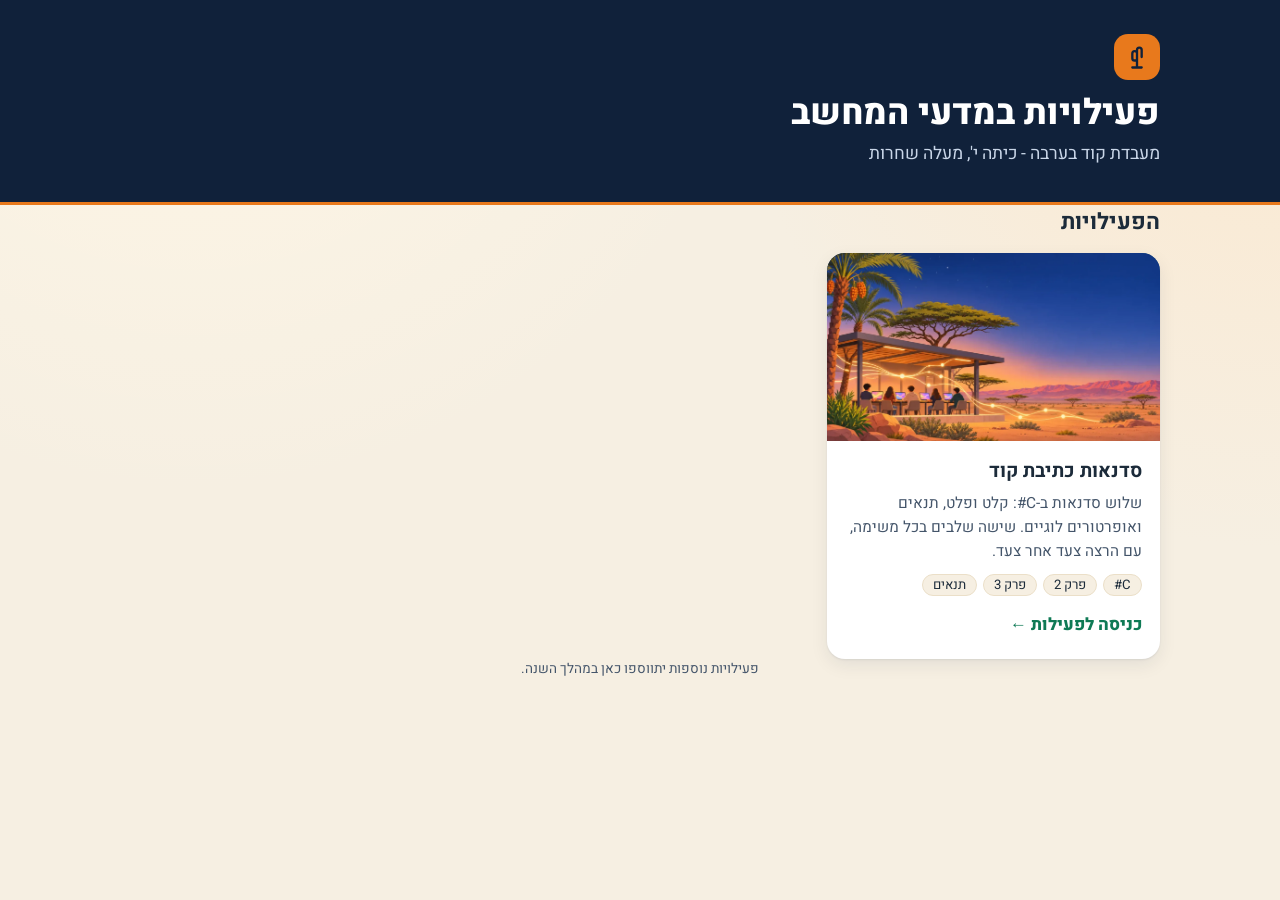
<file: index.html>
<!DOCTYPE html>
<html lang="he" dir="rtl">
<head>
  <meta charset="utf-8">
  <meta name="viewport" content="width=device-width, initial-scale=1">
  <meta name="theme-color" content="#10213a">
  <title>פעילויות במדעי המחשב</title>
  <link rel="preconnect" href="https://fonts.googleapis.com">
  <link rel="preconnect" href="https://fonts.gstatic.com" crossorigin>
  <link href="https://fonts.googleapis.com/css2?family=Heebo:wght@400;500;700;800&display=swap" rel="stylesheet">
  <style>
    :root { --night:#10213a; --sand:#f6efe2; --ink:#1c2b3a; --sun:#e8791c; --sunb:#f6a03d; --green:#0f7a55; }
    * { box-sizing: border-box; }
    body { margin:0; font-family:"Heebo","Segoe UI",Arial,sans-serif; font-size:17px; line-height:1.55; color:var(--ink); background:var(--sand);
      background-image: radial-gradient(circle at 15% -10%, #fff7e6 0, transparent 40%), radial-gradient(circle at 100% 0, #fbe8cf 0, transparent 35%); min-height:100vh; }
    header { background:var(--night); color:#fff; border-bottom:3px solid var(--sun); }
    .in { max-width:1080px; margin:0 auto; padding:0 20px; }
    header .in { padding-top:34px; padding-bottom:34px; }
    h1 { margin:0 0 6px; font-size:2.2rem; font-weight:800; line-height:1.2; }
    header p { margin:0; color:#c9d6e8; font-size:1.1rem; }
    .mark { display:inline-grid; place-items:center; width:46px; height:46px; border-radius:14px; background:var(--sun); color:var(--night); margin-bottom:12px; }
    main { padding:28px 0 60px; }
    h2 { font-size:1.4rem; margin:0 0 14px; }
    .grid { display:grid; grid-template-columns:repeat(auto-fill, minmax(290px, 1fr)); gap:20px; }
    .card { display:flex; flex-direction:column; background:#fff; border-radius:18px; overflow:hidden; text-decoration:none; color:inherit; box-shadow:0 1px 2px rgba(16,33,58,.08),0 6px 18px rgba(16,33,58,.08); transition:transform .2s, box-shadow .2s; }
    .card:hover { transform:translateY(-3px); box-shadow:0 10px 28px rgba(16,33,58,.16); }
    .card:focus-visible { outline:3px solid #1d4ed8; outline-offset:3px; }
    .thumb { aspect-ratio:16/9; background:linear-gradient(135deg,#1d3d63 0%,#2f6b7c 55%,#e8a35a 130%); position:relative; overflow:hidden; }
    .thumb img { position:absolute; inset:0; width:100%; height:100%; object-fit:cover; }
    .body { padding:16px 18px 20px; display:flex; flex-direction:column; gap:6px; flex:1; }
    .body h3 { margin:0; font-size:1.2rem; } .body p { margin:0; color:#44556a; font-size:.96rem; }
    .tags { list-style:none; display:flex; gap:6px; flex-wrap:wrap; margin:4px 0 0; padding:0; }
    .tags li { background:var(--sand); border:1px solid #ebdfc8; border-radius:999px; padding:0 10px; font-size:.82rem; }
    .go { margin-top:auto; padding-top:10px; font-weight:800; color:var(--green); }
    footer { color:#44556a; font-size:.85rem; text-align:center; padding:0 20px 30px; }
  </style>
</head>
<body>
  <header>
    <div class="in">
      <span class="mark" aria-hidden="true"><svg width="28" height="28" viewBox="0 0 24 24" fill="none" stroke="currentColor" stroke-width="2" stroke-linecap="round" stroke-linejoin="round"><path d="M12 21V6a2 2 0 014 0v6M12 21V9a2 2 0 00-4 0v4a2 2 0 002 2h2M8 21h8"/></svg></span>
      <h1>פעילויות במדעי המחשב</h1>
      <p>מעבדת קוד בערבה - כיתה י', מעלה שחרות</p>
    </div>
  </header>
  <main class="in">
    <h2>הפעילויות</h2>
    <div class="grid" id="list" aria-live="polite"></div>
  </main>
  <footer>פעילויות נוספות יתווספו כאן במהלך השנה.</footer>
  <script>
    // Add new activities here: {title, desc, href, tags, image}
    var ACTIVITIES = [
      {
        title: "סדנאות כתיבת קוד",
        desc: "שלוש סדנאות ב-C#: קלט ופלט, תנאים ואופרטורים לוגיים. שישה שלבים בכל משימה, עם הרצה צעד אחר צעד.",
        href: "code-workshops/",
        tags: ["C#", "פרק 2", "פרק 3", "תנאים"],
        image: "code-workshops/img/hero.webp"
      }
    ];
    var list = document.getElementById('list');
    ACTIVITIES.forEach(function (a) {
      var card = document.createElement('a'); card.className = 'card'; card.href = a.href;
      var th = document.createElement('div'); th.className = 'thumb';
      if (a.image) { var im = document.createElement('img'); im.alt = ''; im.loading = 'lazy'; im.src = a.image; im.onerror = function () { im.remove(); }; th.appendChild(im); }
      var b = document.createElement('div'); b.className = 'body';
      var h3 = document.createElement('h3'); h3.textContent = a.title;
      var p = document.createElement('p'); p.textContent = a.desc;
      var ul = document.createElement('ul'); ul.className = 'tags';
      (a.tags || []).forEach(function (t) { var li = document.createElement('li'); li.textContent = t; ul.appendChild(li); });
      var go = document.createElement('span'); go.className = 'go'; go.textContent = 'כניסה לפעילות ←';
      b.appendChild(h3); b.appendChild(p); b.appendChild(ul); b.appendChild(go);
      card.appendChild(th); card.appendChild(b); list.appendChild(card);
    });
  </script>
</body>
</html>
</file>
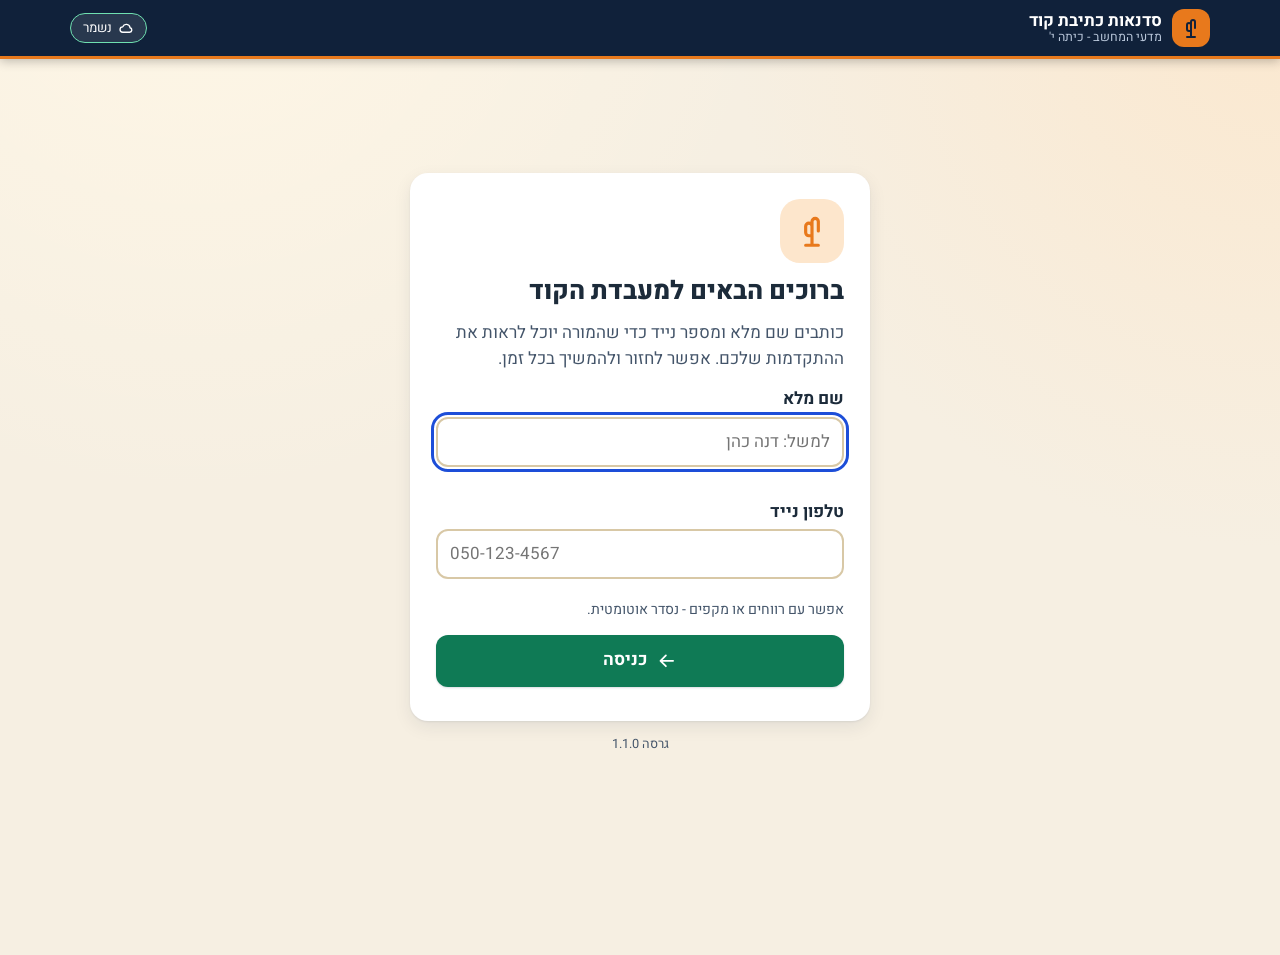
<file: code-workshops/index.html>
<!DOCTYPE html>
<html lang="he" dir="rtl">
<head>
  <meta charset="utf-8">
  <meta name="viewport" content="width=device-width, initial-scale=1">
  <meta name="theme-color" content="#10213a">
  <title>סדנאות כתיבת קוד</title>
  <link rel="preconnect" href="https://fonts.googleapis.com">
  <link rel="preconnect" href="https://fonts.gstatic.com" crossorigin>
  <link href="https://fonts.googleapis.com/css2?family=Heebo:wght@400;500;700;800&family=JetBrains+Mono:wght@400;600&display=swap" rel="stylesheet">
  <link rel="stylesheet" href="js/vendor/codemirror/codemirror.css?v=1.1.0">
  <link rel="stylesheet" href="css/style.css?v=1.1.0">
  <link rel="stylesheet" href="css/glossary.css?v=1.1.0">
</head>
<body>
  <a class="skip" href="#main">דילוג לתוכן</a>
  <header id="hdr" class="hdr"></header>
  <main id="main" tabindex="-1"></main>
  <div id="toast" class="toast-host" role="status" aria-live="polite"></div>
  <noscript><p style="padding:2rem;text-align:center">האתר דורש JavaScript. נא להפעיל אותו בדפדפן.</p></noscript>
  <script src="js/config.js?v=1.1.0"></script>
  <script src="js/vendor/codemirror/codemirror.js?v=1.1.0"></script>
  <script src="js/vendor/codemirror/clike.js?v=1.1.0"></script>
  <script src="js/vendor/codemirror/matchbrackets.js?v=1.1.0"></script>
  <script src="js/vendor/codemirror/closebrackets.js?v=1.1.0"></script>
  <script src="js/csrun.js?v=1.1.0"></script>
  <script src="js/sync.js?v=1.1.0"></script>
  <script src="js/order.js?v=1.1.0"></script>
  <script src="js/app.js?v=1.1.0"></script>
  <script src="js/glossary.js?v=1.1.0"></script>
</body>
</html>
</file>
<file: code-workshops/js/vendor/codemirror/codemirror.css>
/* BASICS */

.CodeMirror {
  /* Set height, width, borders, and global font properties here */
  font-family: monospace;
  height: 300px;
  color: black;
  direction: ltr;
}

/* PADDING */

.CodeMirror-lines {
  padding: 4px 0; /* Vertical padding around content */
}
.CodeMirror pre.CodeMirror-line,
.CodeMirror pre.CodeMirror-line-like {
  padding: 0 4px; /* Horizontal padding of content */
}

.CodeMirror-scrollbar-filler, .CodeMirror-gutter-filler {
  background-color: white; /* The little square between H and V scrollbars */
}

/* GUTTER */

.CodeMirror-gutters {
  border-right: 1px solid #ddd;
  background-color: #f7f7f7;
  white-space: nowrap;
}
.CodeMirror-linenumbers {}
.CodeMirror-linenumber {
  padding: 0 3px 0 5px;
  min-width: 20px;
  text-align: right;
  color: #999;
  white-space: nowrap;
}

.CodeMirror-guttermarker { color: black; }
.CodeMirror-guttermarker-subtle { color: #999; }

/* CURSOR */

.CodeMirror-cursor {
  border-left: 1px solid black;
  border-right: none;
  width: 0;
}
/* Shown when moving in bi-directional text */
.CodeMirror div.CodeMirror-secondarycursor {
  border-left: 1px solid silver;
}
.cm-fat-cursor .CodeMirror-cursor {
  width: auto;
  border: 0 !important;
  background: #7e7;
}
.cm-fat-cursor div.CodeMirror-cursors {
  z-index: 1;
}
.cm-fat-cursor .CodeMirror-line::selection,
.cm-fat-cursor .CodeMirror-line > span::selection, 
.cm-fat-cursor .CodeMirror-line > span > span::selection { background: transparent; }
.cm-fat-cursor .CodeMirror-line::-moz-selection,
.cm-fat-cursor .CodeMirror-line > span::-moz-selection,
.cm-fat-cursor .CodeMirror-line > span > span::-moz-selection { background: transparent; }
.cm-fat-cursor { caret-color: transparent; }
@-moz-keyframes blink {
  0% {}
  50% { background-color: transparent; }
  100% {}
}
@-webkit-keyframes blink {
  0% {}
  50% { background-color: transparent; }
  100% {}
}
@keyframes blink {
  0% {}
  50% { background-color: transparent; }
  100% {}
}

/* Can style cursor different in overwrite (non-insert) mode */
.CodeMirror-overwrite .CodeMirror-cursor {}

.cm-tab { display: inline-block; text-decoration: inherit; }

.CodeMirror-rulers {
  position: absolute;
  left: 0; right: 0; top: -50px; bottom: 0;
  overflow: hidden;
}
.CodeMirror-ruler {
  border-left: 1px solid #ccc;
  top: 0; bottom: 0;
  position: absolute;
}

/* DEFAULT THEME */

.cm-s-default .cm-header {color: blue;}
.cm-s-default .cm-quote {color: #090;}
.cm-negative {color: #d44;}
.cm-positive {color: #292;}
.cm-header, .cm-strong {font-weight: bold;}
.cm-em {font-style: italic;}
.cm-link {text-decoration: underline;}
.cm-strikethrough {text-decoration: line-through;}

.cm-s-default .cm-keyword {color: #708;}
.cm-s-default .cm-atom {color: #219;}
.cm-s-default .cm-number {color: #164;}
.cm-s-default .cm-def {color: #00f;}
.cm-s-default .cm-variable,
.cm-s-default .cm-punctuation,
.cm-s-default .cm-property,
.cm-s-default .cm-operator {}
.cm-s-default .cm-variable-2 {color: #05a;}
.cm-s-default .cm-variable-3, .cm-s-default .cm-type {color: #085;}
.cm-s-default .cm-comment {color: #a50;}
.cm-s-default .cm-string {color: #a11;}
.cm-s-default .cm-string-2 {color: #f50;}
.cm-s-default .cm-meta {color: #555;}
.cm-s-default .cm-qualifier {color: #555;}
.cm-s-default .cm-builtin {color: #30a;}
.cm-s-default .cm-bracket {color: #997;}
.cm-s-default .cm-tag {color: #170;}
.cm-s-default .cm-attribute {color: #00c;}
.cm-s-default .cm-hr {color: #999;}
.cm-s-default .cm-link {color: #00c;}

.cm-s-default .cm-error {color: #f00;}
.cm-invalidchar {color: #f00;}

.CodeMirror-composing { border-bottom: 2px solid; }

/* Default styles for common addons */

div.CodeMirror span.CodeMirror-matchingbracket {color: #0b0;}
div.CodeMirror span.CodeMirror-nonmatchingbracket {color: #a22;}
.CodeMirror-matchingtag { background: rgba(255, 150, 0, .3); }
.CodeMirror-activeline-background {background: #e8f2ff;}

/* STOP */

/* The rest of this file contains styles related to the mechanics of
   the editor. You probably shouldn't touch them. */

.CodeMirror {
  position: relative;
  overflow: hidden;
  background: white;
}

.CodeMirror-scroll {
  overflow: scroll !important; /* Things will break if this is overridden */
  /* 50px is the magic margin used to hide the element's real scrollbars */
  /* See overflow: hidden in .CodeMirror */
  margin-bottom: -50px; margin-right: -50px;
  padding-bottom: 50px;
  height: 100%;
  outline: none; /* Prevent dragging from highlighting the element */
  position: relative;
  z-index: 0;
}
.CodeMirror-sizer {
  position: relative;
  border-right: 50px solid transparent;
}

/* The fake, visible scrollbars. Used to force redraw during scrolling
   before actual scrolling happens, thus preventing shaking and
   flickering artifacts. */
.CodeMirror-vscrollbar, .CodeMirror-hscrollbar, .CodeMirror-scrollbar-filler, .CodeMirror-gutter-filler {
  position: absolute;
  z-index: 6;
  display: none;
  outline: none;
}
.CodeMirror-vscrollbar {
  right: 0; top: 0;
  overflow-x: hidden;
  overflow-y: scroll;
}
.CodeMirror-hscrollbar {
  bottom: 0; left: 0;
  overflow-y: hidden;
  overflow-x: scroll;
}
.CodeMirror-scrollbar-filler {
  right: 0; bottom: 0;
}
.CodeMirror-gutter-filler {
  left: 0; bottom: 0;
}

.CodeMirror-gutters {
  position: absolute; left: 0; top: 0;
  min-height: 100%;
  z-index: 3;
}
.CodeMirror-gutter {
  white-space: normal;
  height: 100%;
  display: inline-block;
  vertical-align: top;
  margin-bottom: -50px;
}
.CodeMirror-gutter-wrapper {
  position: absolute;
  z-index: 4;
  background: none !important;
  border: none !important;
}
.CodeMirror-gutter-background {
  position: absolute;
  top: 0; bottom: 0;
  z-index: 4;
}
.CodeMirror-gutter-elt {
  position: absolute;
  cursor: default;
  z-index: 4;
}
.CodeMirror-gutter-wrapper ::selection { background-color: transparent }
.CodeMirror-gutter-wrapper ::-moz-selection { background-color: transparent }

.CodeMirror-lines {
  cursor: text;
  min-height: 1px; /* prevents collapsing before first draw */
}
.CodeMirror pre.CodeMirror-line,
.CodeMirror pre.CodeMirror-line-like {
  /* Reset some styles that the rest of the page might have set */
  -moz-border-radius: 0; -webkit-border-radius: 0; border-radius: 0;
  border-width: 0;
  background: transparent;
  font-family: inherit;
  font-size: inherit;
  margin: 0;
  white-space: pre;
  word-wrap: normal;
  line-height: inherit;
  color: inherit;
  z-index: 2;
  position: relative;
  overflow: visible;
  -webkit-tap-highlight-color: transparent;
  -webkit-font-variant-ligatures: contextual;
  font-variant-ligatures: contextual;
}
.CodeMirror-wrap pre.CodeMirror-line,
.CodeMirror-wrap pre.CodeMirror-line-like {
  word-wrap: break-word;
  white-space: pre-wrap;
  word-break: normal;
}

.CodeMirror-linebackground {
  position: absolute;
  left: 0; right: 0; top: 0; bottom: 0;
  z-index: 0;
}

.CodeMirror-linewidget {
  position: relative;
  z-index: 2;
  padding: 0.1px; /* Force widget margins to stay inside of the container */
}

.CodeMirror-widget {}

.CodeMirror-rtl pre { direction: rtl; }

.CodeMirror-code {
  outline: none;
}

/* Force content-box sizing for the elements where we expect it */
.CodeMirror-scroll,
.CodeMirror-sizer,
.CodeMirror-gutter,
.CodeMirror-gutters,
.CodeMirror-linenumber {
  -moz-box-sizing: content-box;
  box-sizing: content-box;
}

.CodeMirror-measure {
  position: absolute;
  width: 100%;
  height: 0;
  overflow: hidden;
  visibility: hidden;
}

.CodeMirror-cursor {
  position: absolute;
  pointer-events: none;
}
.CodeMirror-measure pre { position: static; }

div.CodeMirror-cursors {
  visibility: hidden;
  position: relative;
  z-index: 3;
}
div.CodeMirror-dragcursors {
  visibility: visible;
}

.CodeMirror-focused div.CodeMirror-cursors {
  visibility: visible;
}

.CodeMirror-selected { background: #d9d9d9; }
.CodeMirror-focused .CodeMirror-selected { background: #d7d4f0; }
.CodeMirror-crosshair { cursor: crosshair; }
.CodeMirror-line::selection, .CodeMirror-line > span::selection, .CodeMirror-line > span > span::selection { background: #d7d4f0; }
.CodeMirror-line::-moz-selection, .CodeMirror-line > span::-moz-selection, .CodeMirror-line > span > span::-moz-selection { background: #d7d4f0; }

.cm-searching {
  background-color: #ffa;
  background-color: rgba(255, 255, 0, .4);
}

/* Used to force a border model for a node */
.cm-force-border { padding-right: .1px; }

@media print {
  /* Hide the cursor when printing */
  .CodeMirror div.CodeMirror-cursors {
    visibility: hidden;
  }
}

/* See issue #2901 */
.cm-tab-wrap-hack:after { content: ''; }

/* Help users use markselection to safely style text background */
span.CodeMirror-selectedtext { background: none; }
</file>
<file: code-workshops/css/style.css>
/* Code workshops - "desert code lab" theme. RTL page; code areas are forced LTR. */
:root {
  --sand-50: #fcf9f2;
  --sand-100: #f6efe2;
  --sand-200: #ebdfc8;
  --sand-300: #d8c8a6;
  --ink: #1c2b3a;
  --ink-2: #44556a;
  --night: #10213a;
  --night-2: #17304f;
  --night-3: #0b1626;
  --green: #0f7a55;
  --green-d: #0a5f42;
  --green-l: #d9f1e6;
  --sun: #e8791c;
  --sun-l: #fde6cc;
  --sun-b: #f6a03d;
  --err: #b3261e;
  --err-l: #fbe3e0;
  --warn-l: #fff2cf;
  --radius: 14px;
  --shadow: 0 1px 2px rgba(16, 33, 58, .08), 0 6px 18px rgba(16, 33, 58, .08);
  --font: "Heebo", "Segoe UI", "Arial Hebrew", Arial, sans-serif;
  --mono: "JetBrains Mono", "Cascadia Mono", "Fira Code", Consolas, "Courier New", monospace;
}
* { box-sizing: border-box; }
html { -webkit-text-size-adjust: 100%; }
body {
  margin: 0; font-family: var(--font); font-size: 17px; line-height: 1.55; color: var(--ink);
  background: var(--sand-100);
  background-image: radial-gradient(circle at 15% -10%, #fff7e6 0, transparent 40%), radial-gradient(circle at 100% 0, #fbe8cf 0, transparent 35%);
  background-attachment: fixed; min-height: 100vh;
}
h1, h2, h3, h4 { line-height: 1.25; margin: 0 0 .5em; font-weight: 800; }
h1 { font-size: 1.9rem; } h2 { font-size: 1.45rem; } h3 { font-size: 1.15rem; } h4 { font-size: 1rem; }
p { margin: 0 0 .8em; }
a { color: var(--green-d); }
code, pre, .mono { font-family: var(--mono); }
.muted { color: var(--ink-2); } .small { font-size: .88rem; } .pad { padding: 14px; }
:focus-visible { outline: 3px solid #1d4ed8; outline-offset: 2px; border-radius: 6px; }
.night :focus-visible, .console :focus-visible, .sim-code :focus-visible, .CodeMirror :focus-visible { outline-color: #ffd27a; }
.skip { position: absolute; inset-inline-start: 8px; top: -60px; background: #fff; padding: 8px 14px; border-radius: 8px; z-index: 100; }
.skip:focus { top: 8px; }
.ico { width: 1.25em; height: 1.25em; flex: none; vertical-align: -.2em; }
.wrap { max-width: 1180px; margin: 0 auto; padding: 18px 20px 60px; }

/* ---------- header ---------- */
.hdr { background: var(--night); color: #fff; position: sticky; top: 0; z-index: 30; box-shadow: 0 2px 10px rgba(0, 0, 0, .25); border-bottom: 3px solid var(--sun); }
.hdr-in { max-width: 1180px; margin: 0 auto; padding: 8px 20px; display: flex; align-items: center; justify-content: space-between; gap: 12px; min-height: 56px; }
.brand { display: flex; align-items: center; gap: 10px; color: #fff; text-decoration: none; }
.brand-mark { width: 38px; height: 38px; border-radius: 12px; background: var(--sun); color: var(--night); display: grid; place-items: center; }
.brand-mark .ico { width: 24px; height: 24px; }
.brand-text { display: flex; flex-direction: column; line-height: 1.15; }
.brand-text strong { font-size: 1.05rem; } .brand-text small { color: #b9c7da; font-size: .78rem; }
.hdr-end { display: flex; align-items: center; gap: 10px; flex-wrap: wrap; justify-content: flex-end; }
.who { display: flex; align-items: center; gap: 8px; }
.who-name { display: inline-flex; align-items: center; gap: 6px; font-weight: 700; max-width: 180px; }
.who-name span { overflow: hidden; text-overflow: ellipsis; white-space: nowrap; }
.linkbtn { background: transparent; border: 1px solid rgba(255, 255, 255, .35); color: #fff; border-radius: 10px; padding: 0 12px; min-height: 36px; display: inline-flex; align-items: center; gap: 6px; cursor: pointer; font: inherit; font-size: .88rem; }
.linkbtn:hover { background: rgba(255, 255, 255, .12); }
.demo-tag { background: var(--sun); color: var(--night); border-radius: 8px; padding: 2px 10px; font-weight: 800; font-size: .85rem; }
.sync-chip { display: inline-flex; align-items: center; gap: 6px; padding: 4px 12px; border-radius: 999px; font-size: .82rem; background: rgba(255, 255, 255, .1); border: 1px solid rgba(255, 255, 255, .3); white-space: nowrap; }
.sync-chip.ok { border-color: #6fe0b0; } .sync-chip.wait { border-color: #ffd27a; } .sync-chip.off { border-color: #ff9d93; background: rgba(179, 38, 30, .35); } .sync-chip.prac { border-color: #9fc2ee; }

/* ---------- buttons / fields ---------- */
.btn {
  appearance: none; border: 2px solid transparent; border-radius: 12px; min-height: 44px; padding: 0 18px; font: inherit; font-weight: 700; cursor: pointer;
  display: inline-flex; align-items: center; justify-content: center; gap: 8px; text-decoration: none; background: #fff; color: var(--ink);
  transition: transform .12s, box-shadow .15s, background-color .15s, border-color .15s; box-shadow: 0 1px 2px rgba(16, 33, 58, .15);
}
.btn:hover:not(:disabled) { transform: translateY(-1px); box-shadow: 0 4px 10px rgba(16, 33, 58, .18); }
.btn:active:not(:disabled) { transform: translateY(0); }
.btn:disabled { opacity: .5; cursor: not-allowed; box-shadow: none; }
.btn.primary { background: var(--green); color: #fff; } .btn.primary:hover:not(:disabled) { background: var(--green-d); }
.btn.accent { background: var(--sun-b); color: var(--ink); } .btn.accent:hover:not(:disabled) { background: #f2931f; }
.btn.night { background: var(--night-2); color: #fff; } .btn.night:hover:not(:disabled) { background: var(--night); }
.btn.ghost { background: transparent; border-color: var(--sand-300); box-shadow: none; } .btn.ghost:hover:not(:disabled) { background: #fff; }
.btn.danger { background: var(--err); color: #fff; }
.btn.lg { min-height: 52px; font-size: 1.08rem; padding: 0 26px; }
.btn.sm { min-height: 36px; padding: 0 12px; font-size: .9rem; }
.btn.round { border-radius: 999px; }
.btn .cnt { background: rgba(16, 33, 58, .12); border-radius: 999px; padding: 0 8px; font-size: .8rem; }
.row { display: flex; gap: 10px; flex-wrap: wrap; align-items: center; }
.field { margin-bottom: 14px; }
.field label { display: block; font-weight: 700; margin-bottom: 4px; }
input[type=text], input[type=tel], textarea, select.sel {
  width: 100%; font: inherit; color: var(--ink); background: #fff; border: 2px solid var(--sand-300); border-radius: 12px; padding: 10px 12px; min-height: 44px;
}
input.bad { border-color: var(--err); background: var(--err-l); }
textarea.txt { resize: vertical; line-height: 1.5; }
textarea.mono-in, .plain-code { font-family: var(--mono); font-size: 15px; direction: ltr; text-align: left; }
.ferr { color: var(--err); font-weight: 700; min-height: 1.2em; font-size: .92rem; }
.hint { color: var(--ink-2); font-size: .88rem; margin-top: 2px; }
select.sel { width: auto; padding: 6px 10px; min-height: 40px; }
.counter { display: block; text-align: end; font-size: .85rem; color: var(--ink-2); margin-top: 2px; }
.counter.ok { color: var(--green); font-weight: 700; }
.card { background: #fff; border-radius: 18px; box-shadow: var(--shadow); padding: 26px; }

/* ---------- login ---------- */
.login-wrap { min-height: calc(100vh - 80px); display: grid; place-content: center; padding: 20px; justify-items: center; }
.login-card { width: min(460px, 92vw); position: relative; }
.login-card h1 { font-size: 1.6rem; }
.login-ico { width: 64px; height: 64px; border-radius: 20px; background: var(--sun-l); color: var(--sun); display: grid; place-items: center; margin-bottom: 12px; }
.login-ico .ico { width: 38px; height: 38px; }
.login-card .btn { width: 100%; }
.login-card.busy { opacity: .7; pointer-events: none; }
.login-busy { text-align: center; margin-top: 8px; color: var(--ink-2); }
.login-foot { color: var(--ink-2); font-size: .8rem; margin-top: 14px; }

/* ---------- media fallbacks ---------- */
.media { position: relative; overflow: hidden; background: linear-gradient(135deg, #1d3d63 0%, #2f6b7c 55%, #e8a35a 130%); }
.media::before { content: ""; position: absolute; inset: auto 0 0 0; height: 45%; opacity: .55;
  background: url("data:image/svg+xml,%3Csvg xmlns='http://www.w3.org/2000/svg' viewBox='0 0 400 100' preserveAspectRatio='none'%3E%3Cpath d='M0 70 Q60 20 120 60 T250 55 T400 40 V100 H0z' fill='%23f3c98b'/%3E%3Cpath d='M0 85 Q90 50 180 80 T400 70 V100 H0z' fill='%23d99a52'/%3E%3C/svg%3E") bottom / 100% 100% no-repeat; }
.media img { position: absolute; inset: 0; width: 100%; height: 100%; object-fit: cover; z-index: 1; }
.ws-card.w2 .media, .ws-hero.w2 .media { background: linear-gradient(135deg, #14304f 0%, #1f7a6c 60%, #8bd0a0 130%); }
.ws-card.w3 .media, .ws-hero.w3 .media { background: linear-gradient(135deg, #123b2e 0%, #1f8a55 55%, #d9c25e 130%); }

/* ---------- home ---------- */
.hero { position: relative; border-radius: 22px; overflow: hidden; min-height: 280px; display: flex; align-items: center; color: #fff; box-shadow: var(--shadow); isolation: isolate; }
.hero-media { position: absolute; inset: 0; z-index: -2; }
.hero::before { content: ""; position: absolute; inset: 0; z-index: -1; background: linear-gradient(to left, rgba(11, 22, 38, .92) 0%, rgba(11, 22, 38, .7) 45%, rgba(11, 22, 38, .1) 100%); }
.hero-copy { padding: 34px 38px; max-width: 700px; }
.hero h1 { font-size: 2.3rem; margin-bottom: .3em; }
.hero p { color: #e3ebf6; font-size: 1.08rem; }
.kicker { display: inline-flex; gap: 6px; align-items: center; background: var(--sun); color: var(--night); font-weight: 800; border-radius: 999px; padding: 2px 14px; font-size: .9rem; margin-bottom: 10px; }
.process-box { background: #fff; border-radius: 18px; padding: 22px 24px; margin-top: 20px; box-shadow: var(--shadow); }
.process { list-style: none; margin: 0; padding: 0; display: grid; grid-template-columns: repeat(6, 1fr); gap: 12px; }
.process li { display: flex; flex-direction: column; gap: 4px; font-size: .9rem; color: var(--ink-2); position: relative; }
.process li b { color: var(--ink); font-size: 1rem; }
.pn { width: 42px; height: 42px; border-radius: 50%; background: var(--sun-l); color: var(--sun); display: grid; place-items: center; }
.sec-title { margin: 28px 0 12px; }
.ws-grid { display: grid; grid-template-columns: repeat(3, 1fr); gap: 20px; }
.ws-card { background: #fff; border-radius: 18px; box-shadow: var(--shadow); overflow: hidden; display: flex; flex-direction: column; transition: transform .2s, box-shadow .2s; }
.ws-card:hover { transform: translateY(-3px); box-shadow: 0 10px 28px rgba(16, 33, 58, .16); }
.ws-link { display: block; } .ws-media { aspect-ratio: 16 / 9; }
.ws-body { padding: 16px 18px 18px; display: flex; flex-direction: column; gap: 6px; flex: 1; }
.ws-body h3 { margin: 0; } .ws-body h3 a { color: var(--ink); text-decoration: none; } .ws-body h3 a:hover { text-decoration: underline; }
.ws-body p { margin: 0; font-size: .95rem; }
.badge { align-self: flex-start; background: var(--night); color: #fff; border-radius: 8px; padding: 1px 10px; font-size: .8rem; font-weight: 700; }
.badge.light { background: rgba(255, 255, 255, .2); }
.chips { list-style: none; margin: 4px 0 0; padding: 0; display: flex; flex-wrap: wrap; gap: 6px; }
.chips li { background: var(--sand-100); border: 1px solid var(--sand-200); border-radius: 999px; padding: 0 10px; font-size: .82rem; }
.chips.light li { background: rgba(255, 255, 255, .16); border-color: rgba(255, 255, 255, .3); color: #fff; }
.ws-tasks { list-style: none; margin: 8px 0 0; padding: 0; display: grid; gap: 6px; }
.ws-tasks a { display: flex; align-items: center; gap: 8px; text-decoration: none; color: var(--ink); background: var(--sand-50); border: 1px solid var(--sand-200); border-radius: 12px; padding: 8px 12px; min-height: 44px; }
.ws-tasks a:hover { background: var(--sun-l); border-color: var(--sun-b); }
.ws-tasks .tt { flex: 1; font-weight: 700; font-size: .95rem; }
.ws-tasks .sc { background: var(--green); color: #fff; border-radius: 8px; padding: 0 8px; font-weight: 800; font-size: .85rem; }
.dots { display: inline-flex; gap: 4px; }
.dot { width: 10px; height: 10px; border-radius: 50%; background: var(--sand-200); border: 1px solid var(--sand-300); display: inline-block; }
.dot.on { background: var(--green); border-color: var(--green); } .dot.cur { border-color: var(--sun); background: #fff; box-shadow: 0 0 0 2px var(--sun-l); }

/* ---------- workshop page ---------- */
.crumbs { list-style: none; padding: 0; margin: 0 0 10px; display: flex; flex-wrap: wrap; gap: 4px; font-size: .9rem; color: var(--ink-2); }
.crumbs li + li::before { content: "\2039"; margin-inline: 8px; color: var(--sand-300); }
.crumbs a { color: var(--ink-2); }
.ws-hero { position: relative; border-radius: 22px; overflow: hidden; color: #fff; isolation: isolate; box-shadow: var(--shadow); min-height: 240px; display: flex; align-items: center; }
.ws-hero-media { position: absolute; inset: 0; z-index: -2; }
.ws-hero::before { content: ""; position: absolute; inset: 0; z-index: -1; background: linear-gradient(to left, rgba(11, 22, 38, .92), rgba(11, 22, 38, .55) 60%, rgba(11, 22, 38, .15)); }
.ws-hero-copy { padding: 28px 34px; max-width: 760px; }
.ws-hero h1 { margin-bottom: .1em; } .ws-hero .sub { font-size: 1.15rem; color: var(--sun-b); font-weight: 700; }
.ws-hero p { color: #e6eef8; }
.order-note { display: flex; gap: 8px; align-items: center; background: var(--warn-l); border-radius: 12px; padding: 10px 14px; margin: 16px 0; }
.task-grid { display: grid; grid-template-columns: repeat(3, 1fr); gap: 18px; }
.task-card { background: #fff; border-radius: 18px; padding: 18px; box-shadow: var(--shadow); display: flex; flex-direction: column; gap: 8px; }
.task-card h3 { margin: 0; } .task-card .btn { margin-top: auto; }
.tc-top { display: flex; gap: 8px; align-items: center; flex-wrap: wrap; }
.tc-num { width: 32px; height: 32px; border-radius: 50%; background: var(--night); color: #fff; display: grid; place-items: center; font-weight: 800; }
.rec { font-size: .8rem; color: var(--green-d); font-weight: 700; }
.clamp { display: -webkit-box; -webkit-line-clamp: 3; -webkit-box-orient: vertical; overflow: hidden; margin: 0; font-size: .95rem; }
.tc-bottom { display: flex; align-items: center; justify-content: space-between; margin: 4px 0 8px; }
.score-pill { display: inline-flex; gap: 4px; align-items: center; background: var(--green-l); color: var(--green-d); border-radius: 999px; padding: 0 10px; font-weight: 800; }
.mode-badge { border-radius: 8px; padding: 1px 10px; font-size: .82rem; font-weight: 800; border: 1px solid transparent; }
.mode-badge.parsons { background: #e4eefc; color: #1c4a8c; border-color: #bcd3f3; }
.mode-badge.fill { background: var(--sun-l); color: #8a4308; border-color: #f4c493; }
.mode-badge.blank { background: var(--green-l); color: var(--green-d); border-color: #a7dcc4; }

/* ---------- task page: head, stepper, story ---------- */
.task-wrap { padding-top: 12px; }
.task-head { display: flex; gap: 12px; align-items: center; flex-wrap: wrap; margin-bottom: 4px; }
.task-head h1 { margin: 0; font-size: 1.6rem; }
.stepper-wrap { margin: 10px 0 14px; background: #fff; border-radius: 18px; padding: 10px 8px 6px; box-shadow: var(--shadow); }
.stepper { list-style: none; margin: 0; padding: 0; display: flex; }
.stp-li { flex: 1 1 0; position: relative; display: flex; justify-content: center; min-width: 0; }
.stp-li:not(:first-child)::before { content: ""; position: absolute; top: 21px; inset-inline-start: 50%; width: 100%; height: 5px; background: repeating-linear-gradient(to left, var(--sand-300) 0 8px, transparent 8px 14px); z-index: 0; }
.stp-li:not(:first-child)::before { inset-inline-start: auto; left: 50%; right: auto; }
.stp-li.after-done::before { background: var(--green); }
.stp { position: relative; z-index: 1; background: none; border: 0; font: inherit; cursor: pointer; display: flex; flex-direction: column; align-items: center; gap: 2px; padding: 0 4px 4px; min-width: 56px; color: var(--ink-2); }
.stp-node { width: 44px; height: 44px; border-radius: 50%; display: grid; place-items: center; background: var(--sand-100); border: 3px solid var(--sand-300); color: var(--ink-2); transition: transform .15s, background-color .2s; }
.stp:hover .stp-node { transform: scale(1.07); }
.stp-label { font-weight: 800; font-size: .95rem; color: var(--ink); } .stp-n { font-size: .75rem; }
.stp.done .stp-node { background: var(--green); border-color: var(--green); color: #fff; }
.stp.cur .stp-node { background: var(--sun-b); border-color: var(--sun); color: var(--night); box-shadow: 0 0 0 5px var(--sun-l); animation: pulse 2.2s infinite; }
.stp.locked { cursor: not-allowed; opacity: .6; } .stp.locked .stp-label { color: var(--ink-2); }
@keyframes pulse { 0%, 100% { box-shadow: 0 0 0 4px var(--sun-l); } 50% { box-shadow: 0 0 0 9px rgba(246, 160, 61, .12); } }

.story { background: #fff; border-radius: var(--radius); box-shadow: var(--shadow); border-inline-start: 6px solid var(--sun); margin-bottom: 16px; }
.story-toggle { width: 100%; display: flex; align-items: center; gap: 8px; background: none; border: 0; font: inherit; font-weight: 800; padding: 10px 14px; min-height: 48px; cursor: pointer; text-align: start; color: var(--ink); }
.story-short { font-weight: 400; color: var(--ink-2); flex: 1; overflow: hidden; text-overflow: ellipsis; white-space: nowrap; }
.story.open .story-short { display: none; } .story.open .story-toggle { cursor: pointer; } .story.open .story-toggle .chev { transform: rotate(180deg); }
.story-toggle .chev { margin-inline-start: auto; transition: transform .2s; }
.story.open .story-toggle > span:nth-of-type(1) { flex: 1; }
.story-body { display: none; padding: 0 16px 14px; }
.story.open .story-body { display: block; }
.story-text { white-space: pre-line; margin-bottom: 10px; }
.io-grid { display: grid; grid-template-columns: 1fr 1fr 1.3fr; gap: 14px; }
.io-col h4 { color: var(--ink-2); margin-bottom: 4px; } .io-col ul { margin: 0; padding-inline-start: 20px; font-size: .95rem; }
.ex-pair { display: grid; grid-template-columns: 1fr 1.4fr; gap: 8px; } .ex-pair small { color: var(--ink-2); }
.codeblock { margin: 0; background: var(--night-3); color: #e6edf7; border-radius: 10px; padding: 8px 12px; font-size: 14.5px; line-height: 1.5; overflow: auto; white-space: pre; text-align: left; min-height: 2.2em; }
.codeblock.bad { box-shadow: inset 0 0 0 2px #ff8b80; }

/* ---------- stages ---------- */
.stage { background: transparent; }
.stage-title { display: flex; align-items: center; gap: 10px; margin-bottom: 6px; }
.stage-n { width: 34px; height: 34px; border-radius: 10px; background: var(--night); color: #fff; display: grid; place-items: center; font-size: 1rem; }
.lead { font-size: 1.05rem; color: var(--ink-2); max-width: 70ch; }
.stage-foot { display: flex; gap: 14px; align-items: center; flex-wrap: wrap; margin: 18px 0 10px; }
.qlist { display: grid; gap: 14px; }
.qcard { background: #fff; border-radius: var(--radius); box-shadow: var(--shadow); padding: 16px 18px; }
.qprompt { display: flex; gap: 10px; align-items: flex-start; font-size: 1.08rem; margin-bottom: 10px; font-weight: 700; }
.qn { flex: none; width: 28px; height: 28px; border-radius: 50%; background: var(--sun-l); color: #8a4308; display: grid; place-items: center; font-size: .9rem; font-weight: 800; }
.opts { display: grid; gap: 8px; }
.opt { display: flex; gap: 10px; align-items: center; text-align: start; font: inherit; min-height: 48px; background: var(--sand-50); border: 2px solid var(--sand-200); border-radius: 12px; padding: 8px 12px; cursor: pointer; color: var(--ink); transition: background-color .15s, border-color .15s; }
.opt:hover:not(:disabled) { border-color: var(--sun-b); background: var(--sun-l); }
.opt-mark { width: 26px; height: 26px; border-radius: 50%; border: 2px solid var(--sand-300); background: #fff; display: grid; place-items: center; flex: none; }
.opt.right { background: var(--green-l); border-color: var(--green); } .opt.right .opt-mark { background: var(--green); border-color: var(--green); color: #fff; }
.opt.wrong { background: var(--err-l); border-color: var(--err); } .opt.wrong .opt-mark { background: var(--err); border-color: var(--err); color: #fff; }
.opt:disabled { cursor: default; opacity: 1; }
.feedback { margin-top: 10px; border-radius: 12px; padding: 10px 14px; }
.feedback.good { background: var(--green-l); color: #0a4a34; } .feedback.bad { background: var(--err-l); color: #7d1a14; }
.plan-grid { display: grid; gap: 4px; max-width: 900px; }
.plan-compare { margin-top: 18px; } .cmp-row { display: grid; grid-template-columns: 1fr 1fr; gap: 12px; margin-bottom: 12px; }
.cmp { background: #fff; border-radius: var(--radius); padding: 12px 14px; box-shadow: var(--shadow); border-top: 5px solid var(--sand-300); white-space: pre-wrap; }
.cmp.mine { border-top-color: var(--sun-b); } .cmp.ref { border-top-color: var(--green); background: #f4fbf7; }
.cmp h4 { color: var(--ink-2); } .cmp p { margin: 0; }
.pred-list { display: grid; gap: 12px; }
.pred-row { display: grid; grid-template-columns: 1fr 1.2fr; gap: 12px; background: #fff; border-radius: var(--radius); padding: 14px; box-shadow: var(--shadow); border-inline-start: 6px solid var(--sand-300); }
.pred-row.ok { border-inline-start-color: var(--green); } .pred-row.no { border-inline-start-color: var(--err); }
.pred-real { grid-column: 1 / -1; } .pred-real h4 { display: flex; align-items: center; gap: 6px; }
.pred-row.ok .pred-real h4 { color: var(--green-d); } .pred-row.no .pred-real h4 { color: var(--err); }
.own-box { margin-top: 20px; background: #fff; border-radius: var(--radius); padding: 16px 18px; box-shadow: var(--shadow); }
.own-box:empty { display: none; }
.own-row { display: grid; grid-template-columns: 1fr 1.2fr; gap: 12px; margin-bottom: 10px; }
.edge-hint { display: flex; gap: 8px; align-items: center; background: var(--warn-l); border-radius: 10px; padding: 8px 12px; margin-bottom: 10px; }
.how { display: flex; align-items: center; gap: 6px; }

/* sort boards */
.sortboard { display: grid; grid-template-columns: minmax(0, 1fr) minmax(0, 1fr); gap: 16px; align-items: start; }
.scol-title { display: flex; justify-content: space-between; align-items: center; margin-bottom: 6px; color: var(--ink-2); }
.count { background: var(--sand-200); border-radius: 999px; padding: 0 9px; font-size: .8rem; }
.slist { list-style: none; margin: 0; padding: 8px; border-radius: var(--radius); background: var(--sand-200); min-height: 120px; display: grid; gap: 6px; align-content: start; transition: outline-color .15s; }
.slist.drop-end { outline: 3px dashed var(--sun); }
.slist.bin { background: #f3e1de; }
.sitem { display: flex; align-items: center; gap: 8px; background: #fff; border: 2px solid var(--sand-300); border-radius: 10px; padding: 4px 8px; min-height: 44px; position: relative; transition: border-color .15s, background-color .15s, box-shadow .15s; }
.sitem[draggable=true] { cursor: grab; }
.sitem.dragging { opacity: .45; }
.sitem.drop-before { box-shadow: 0 -4px 0 0 var(--sun); } .sitem.drop-after { box-shadow: 0 4px 0 0 var(--sun); }
.sitem.ok { border-color: var(--green); background: var(--green-l); } .sitem.no { border-color: var(--err); background: var(--err-l); }
.grip { color: var(--ink-2); width: 22px; display: grid; place-items: center; flex: none; }
.ln { color: var(--ink-2); font-family: var(--mono); font-size: .85rem; min-width: 1.8em; text-align: center; flex: none; }
.stext { flex: 1; min-width: 0; padding: 4px 2px; }
.stext.mono { font-family: var(--mono); font-size: 15px; white-space: pre; overflow-x: auto; text-align: left; line-height: 1.5; }
.sacts { display: flex; gap: 2px; flex: none; }
.ibtn { min-width: 40px; height: 40px; border: 0; border-radius: 10px; background: transparent; color: var(--ink-2); cursor: pointer; display: inline-flex; align-items: center; justify-content: center; gap: 4px; font: inherit; font-size: .85rem; font-weight: 700; padding: 0 6px; }
.ibtn:hover:not(:disabled) { background: var(--sand-200); color: var(--ink); } .ibtn:disabled { opacity: .3; cursor: default; }
.ibtn.act { color: var(--green-d); } .ibtn.act:hover:not(:disabled) { background: var(--green-l); }
.sempty { color: var(--ink-2); text-align: center; padding: 22px 8px; font-size: .92rem; }
.slist.bank, .slist.prog { direction: ltr; }
.slist.bank .sitem { background: #fff; }
.slist.prog { background: var(--night); }
.slist.prog .sitem { background: var(--night-2); border-color: #2c4a72; color: #e6edf7; }
.slist.prog .ln, .slist.prog .grip { color: #8ea6c4; }
.slist.prog .sitem.locked { background: #0e1d33; border-style: dashed; color: #b6c6dc; }
.slist.prog .sitem.pickable { cursor: pointer; }
.slist.prog .sitem.pickable:hover { border-color: #5d7ea8; }
.slist.prog .sitem.sel { border-color: var(--sun-b); box-shadow: 0 0 0 2px rgba(246, 160, 61, .35), 0 6px 0 -2px var(--sun-b); margin-bottom: 4px; }
.slist.prog .ibtn { color: #b6c6dc; } .slist.prog .ibtn:hover:not(:disabled) { background: rgba(255, 255, 255, .12); color: #fff; }
.slist.prog .sempty { color: #8ea6c4; }
.slist.prog .sitem.errline, .sitem.errline { border-color: #ff6b5f; background: #5a1f24; }
.slist.prog .sitem:focus-visible { outline-color: #ffd27a; }

/* ---------- code stage ---------- */
.toolbar { display: flex; flex-wrap: wrap; gap: 8px; align-items: center; margin: 8px 0 12px; position: sticky; top: 62px; z-index: 20; background: rgba(246, 239, 226, .94); backdrop-filter: blur(4px); padding: 8px 0; }
.best-chip { margin-inline-start: auto; font-size: .88rem; color: var(--ink-2); }
.confirm { display: flex; gap: 10px; align-items: center; flex-wrap: wrap; background: var(--err-l); border: 2px solid var(--err); border-radius: 12px; padding: 10px 14px; margin-bottom: 10px; }
.confirm span { flex: 1; font-weight: 700; }
.hints { display: grid; gap: 8px; margin-bottom: 8px; }
.hint-card { display: flex; gap: 10px; background: var(--warn-l); border: 1px solid #f1d67e; border-radius: 12px; padding: 10px 14px; align-items: flex-start; }
.hint-card p { margin: 2px 0 0; }
.notes .note { display: flex; gap: 10px; background: #e6f0fb; border: 1px solid #b7d1ee; color: #17406e; border-radius: 12px; padding: 8px 14px; margin-bottom: 10px; }
.notes ul { margin: 2px 0 0; padding-inline-start: 18px; }
.work { display: grid; grid-template-columns: minmax(0, 1.1fr) minmax(0, 1fr); gap: 16px; align-items: start; }
.work.mode-parsons { grid-template-columns: minmax(0, 1fr); }
.edpane, .outpane { min-width: 0; }
.pane-head { display: flex; justify-content: space-between; align-items: center; background: var(--night); color: #fff; border-radius: var(--radius) var(--radius) 0 0; padding: 8px 14px; font-weight: 700; }
.lang { font-family: var(--mono); font-size: .8rem; background: var(--sun-b); color: var(--night); border-radius: 6px; padding: 0 8px; }
.work.mode-parsons .pane-head { border-radius: var(--radius); margin-bottom: 8px; }
.work.mode-parsons .edpane { background: transparent; }
.cm-host { border-radius: 0 0 var(--radius) var(--radius); overflow: hidden; direction: ltr; text-align: left; }
.CodeMirror { direction: ltr; text-align: left; font-family: var(--mono); font-size: 15.5px; line-height: 1.55; height: min(56vh, 520px); min-height: 300px; }
.cm-s-cw-night.CodeMirror { background: #0f1c30; color: #e6edf7; }
.cm-s-cw-night .CodeMirror-gutters { background: #0b1626; border-right: 1px solid #1d3352; }
.cm-s-cw-night .CodeMirror-linenumber { color: #6b86a8; }
.cm-s-cw-night .CodeMirror-cursor { border-left: 2px solid #ffb15c; }
.cm-s-cw-night .CodeMirror-selected, .cm-s-cw-night.CodeMirror-focused .CodeMirror-selected { background: #28486f; }
.cm-s-cw-night .CodeMirror-activeline-background { background: #14263f; }
.cm-s-cw-night .cm-keyword { color: #ffb86b; font-weight: 600; } .cm-s-cw-night .cm-type { color: #7dcfff; } .cm-s-cw-night .cm-builtin { color: #7dcfff; }
.cm-s-cw-night .cm-string, .cm-s-cw-night .cm-string-2 { color: #a5e08f; } .cm-s-cw-night .cm-number { color: #f78fb3; } .cm-s-cw-night .cm-comment { color: #6f8fb3; font-style: italic; }
.cm-s-cw-night .cm-atom, .cm-s-cw-night .cm-meta { color: #82aaff; } .cm-s-cw-night .cm-def { color: #ffd27a; } .cm-s-cw-night .cm-variable { color: #e6edf7; }
.cm-s-cw-night .cm-variable-2, .cm-s-cw-night .cm-variable-3 { color: #7dcfff; } .cm-s-cw-night .cm-operator { color: #c3d3e8; }
.cm-s-cw-night .CodeMirror-matchingbracket { color: #fff !important; background: #1f7a55; border-radius: 2px; }
.cm-s-cw-night .CodeMirror-nonmatchingbracket { color: #fff !important; background: #b3261e; }
.cm-errline { background: rgba(232, 60, 50, .32) !important; }
.fillbox { background: var(--night); border-radius: 0 0 var(--radius) var(--radius); padding: 8px 0 10px; }
.fill-tools { padding: 4px 14px 8px; display: flex; gap: 12px; align-items: center; flex-wrap: wrap; }
.fill-tools .btn.ghost { color: #fff; border-color: #3a5a85; } .fill-tools .btn.ghost:hover:not(:disabled) { background: rgba(255, 255, 255, .1); }
.fill-tools .muted { color: #b6c6dc; }
.fillcode { font-family: var(--mono); font-size: 15.5px; line-height: 2; color: #e6edf7; overflow-x: auto; padding: 0 0 4px; }
.cl { display: flex; white-space: pre; min-width: max-content; padding-inline-end: 12px; }
.cl .ln { color: #6b86a8; width: 3em; text-align: right; padding-inline-end: 12px; user-select: none; }
.cl.errline { background: rgba(232, 60, 50, .3); }
.blank-wrap { display: inline-flex; align-items: center; gap: 2px; vertical-align: middle; }
input.blank { font-family: var(--mono); font-size: 15px; color: #ffe3ae; background: #1b3555; border: 0; border-bottom: 3px dashed var(--sun-b); border-radius: 6px 6px 0 0; padding: 0 6px; min-height: 32px; height: 32px; text-align: left; direction: ltr; width: 5ch; transition: width .1s; }
input.blank::placeholder { color: #7f99b8; }
input.blank:focus { outline: 3px solid #ffd27a; border-bottom-style: solid; }
.qdot { width: 10px; height: 10px; border-radius: 50%; display: inline-block; flex: none; }
.qdot.ok { background: #46d39a; } .qdot.no { background: #ff6b5f; } .qdot.maybe { background: #f5b942; }
.qbtn { width: 22px; height: 22px; border-radius: 50%; border: 1px solid #5d7ea8; background: transparent; color: #cfe0f5; font-size: 13px; line-height: 1; cursor: pointer; padding: 0; font-family: var(--font); }
.qbtn:hover { background: #2a4a72; }
.blank-hint { margin: 8px 14px 0; background: #1b3555; color: #ffe3ae; border-radius: 10px; padding: 8px 12px; font-family: var(--font); font-size: .95rem; }
.tabs { display: flex; gap: 4px; background: var(--night); border-radius: var(--radius) var(--radius) 0 0; padding: 6px 8px 0; }
.tab { font: inherit; font-weight: 700; color: #b6c6dc; background: transparent; border: 0; border-radius: 10px 10px 0 0; padding: 8px 16px; min-height: 40px; cursor: pointer; }
.tab.on { background: var(--night-3); color: #fff; } .tab:hover:not(.on) { color: #fff; }
.panes { background: var(--night-3); border-radius: 0 0 var(--radius) var(--radius); min-height: 220px; color: #dbe6f5; }
.console { padding: 10px 14px 12px; direction: ltr; }
.con-out { margin: 0; font-family: var(--mono); font-size: 15.5px; line-height: 1.55; white-space: pre-wrap; word-break: break-word; min-height: 120px; max-height: 340px; overflow: auto; color: #e6edf7; text-align: left; }
.con-out .echo { color: var(--sun-b); }
.con-line { display: flex; gap: 8px; align-items: center; margin-top: 6px; }
.con-line .prompt { color: var(--sun-b); font-family: var(--mono); font-weight: 700; }
.con-in { font-family: var(--mono); font-size: 15.5px; background: #16304f; color: #fff; border: 2px solid var(--sun-b); border-radius: 10px; padding: 6px 10px; min-height: 40px; }
.con-status { margin-top: 8px; font-family: var(--font); direction: rtl; }
.waiting { color: #ffd27a; font-weight: 700; } .done-ok { color: #6fe0b0; font-weight: 700; }
.errlist { background: #4a1a1c; border: 1px solid #a8453f; color: #ffd8d4; border-radius: 10px; padding: 8px 14px; margin-top: 4px; }
.errlist ul { margin: 4px 0 0; padding-inline-start: 18px; } .errlist li { margin: 2px 0; }
.tests-pane { padding: 10px; display: grid; gap: 8px; color: var(--ink); background: var(--sand-50); border-radius: 0 0 var(--radius) var(--radius); }
.tests-pane .errlist { background: var(--err-l); color: #7d1a14; border-color: #e3a49d; }
.tsum { display: grid; gap: 6px; background: #fff; border-radius: 12px; padding: 10px 14px; }
.tsum.all { background: var(--green-l); }
.meter { height: 10px; background: var(--sand-200); border-radius: 999px; overflow: hidden; } .meter-fill { height: 100%; background: var(--green); border-radius: 999px; transition: width .5s; }
.tcase { background: #fff; border-radius: 12px; border-inline-start: 6px solid var(--err); }
.tcase.pass { border-inline-start-color: var(--green); }
.tcase summary { list-style: none; cursor: pointer; display: flex; gap: 8px; align-items: center; padding: 8px 12px; min-height: 44px; font-weight: 700; }
.tcase summary::-webkit-details-marker { display: none; }
.tmark { width: 26px; height: 26px; border-radius: 50%; display: grid; place-items: center; color: #fff; background: var(--err); flex: none; } .tcase.pass .tmark { background: var(--green); }
.tname { flex: 1; } .tstat { font-size: .85rem; color: var(--ink-2); font-weight: 400; }
.tbody { display: grid; grid-template-columns: repeat(3, 1fr); gap: 8px; padding: 0 12px 12px; } .tbody small { color: var(--ink-2); }
.tcase > .errlist, .missing { margin: 0 12px 12px; } .missing { font-size: .92rem; color: #7d1a14; }
.tips { display: flex; gap: 10px; background: var(--warn-l); border: 1px solid #f1d67e; border-radius: 12px; padding: 10px 14px; }
.tips ul { margin: 2px 0 0; padding-inline-start: 18px; }
.own-title { margin: 6px 0 0; }
.finish-bar { margin-top: 16px; }
.finish { display: flex; gap: 14px; align-items: center; justify-content: space-between; flex-wrap: wrap; border-radius: var(--radius); padding: 14px 18px; }
.finish.ok { background: var(--green-l); border: 2px solid var(--green); } .finish.warn { background: var(--warn-l); border: 2px solid #f1d67e; }
.ftxt { display: flex; gap: 10px; align-items: center; flex: 1; min-width: 240px; }

/* ---------- simulation ---------- */
.sim-host { margin-top: 4px; }
.sim { background: #fff; border-radius: 18px; box-shadow: 0 10px 30px rgba(16, 33, 58, .2); overflow: hidden; outline: none; }
.sim-top { display: flex; gap: 12px; align-items: center; flex-wrap: wrap; background: var(--night); color: #fff; padding: 10px 16px; }
.sim-top h3 { margin: 0; display: flex; gap: 8px; align-items: center; }
.sim-top .btn.ghost { color: #fff; border-color: #3a5a85; margin-inline-start: auto; } .sim-top .btn.ghost:hover { background: rgba(255, 255, 255, .12); }
.sim-pick { display: flex; gap: 8px; align-items: center; }
.sim-top .sel { background: #16304f; color: #fff; border-color: #3a5a85; }
.in-chips { display: flex; gap: 6px; align-items: center; flex-wrap: wrap; } .in-chips .lbl { color: #b6c6dc; font-family: var(--font); }
.chip { background: #16304f; border: 1px solid #3a5a85; border-radius: 8px; padding: 0 10px; font-family: var(--mono); color: #ffe3ae; }
.chip.dim { color: #8ea6c4; }
.sim-body { display: grid; grid-template-columns: minmax(0, 1.25fr) minmax(0, 1fr); gap: 16px; padding: 14px 16px; }
.sim-body h4 { color: var(--ink-2); margin: 10px 0 4px; font-size: .9rem; } .sim-left h4 { margin-top: 0; }
.sim-code { background: var(--night-3); border-radius: 12px; max-height: min(46vh, 420px); overflow: auto; padding: 6px 0; position: relative; font-family: var(--mono); font-size: 15px; line-height: 1.7; color: #e6edf7; }
.sl { display: flex; align-items: center; white-space: pre; min-width: max-content; padding-inline-end: 14px; border-inline-start: 5px solid transparent; transition: background-color .2s; }
.sl .arrow { width: 22px; color: var(--sun-b); visibility: hidden; display: grid; place-items: center; } .sl .arrow .ico { width: 16px; height: 16px; }
.sl .ln { color: #6b86a8; width: 2.4em; text-align: right; padding-inline-end: 12px; font-size: .88rem; }
.sl.cur { background: rgba(246, 160, 61, .24); border-inline-start-color: var(--sun-b); color: #fff; font-weight: 600; } .sl.cur .arrow { visibility: visible; }
.sim-method { display: flex; gap: 8px; align-items: center; flex-wrap: wrap; background: var(--sand-100); border-radius: 10px; padding: 6px 12px; }
.sim-method .lbl { color: var(--ink-2); } .sim-method code { font-weight: 700; color: var(--night-2); } .depth { font-size: .82rem; color: var(--ink-2); }
.vtable { width: 100%; border-collapse: collapse; font-size: 15px; background: #fff; border: 1px solid var(--sand-200); border-radius: 10px; overflow: hidden; }
.vtable th { background: var(--sand-100); text-align: start; padding: 6px 12px; font-size: .85rem; color: var(--ink-2); }
.vtable td { padding: 6px 12px; border-top: 1px solid var(--sand-200); }
.vtable .vn { font-family: var(--mono); font-weight: 700; color: #1c4a8c; width: 45%; text-align: right; } .vtable .vv { font-family: var(--mono); text-align: right; }
.vtable tr.chg td { animation: flash 1.2s ease-out; background: #fff2c8; } .vtable tr.chg .vv { font-weight: 800; color: #8a4308; }
@keyframes flash { 0% { background: #ffd27a; } 100% { background: #fff2c8; } }
.sim-out { margin: 0; background: var(--night-3); color: #e6edf7; border-radius: 12px; padding: 10px 14px; font-size: 15px; min-height: 64px; max-height: 150px; overflow: auto; white-space: pre-wrap; text-align: left; }
.sim-out .fresh { color: #ffd27a; background: rgba(255, 210, 122, .14); border-radius: 4px; } .sim-out .muted { color: #8ea6c4; }
.sim-cap { display: flex; align-items: center; gap: 10px; margin: 0 16px; padding: 8px 14px; background: var(--sun-l); border-radius: 12px; }
.cap-ln { font-weight: 800; color: #8a4308; } .sim-cap code { font-size: 15px; direction: ltr; unicode-bidi: isolate; }
.sim-note { margin: 8px 16px 0; min-height: 1px; } .sim-note .errlist { background: var(--err-l); color: #7d1a14; border-color: #e3a49d; }
.sim-note .muted { color: var(--ink-2); } .sim-note .done-ok { color: var(--green-d); }
.sim-controls { display: flex; gap: 8px; align-items: center; flex-wrap: wrap; padding: 12px 16px 6px; }
.sim-controls .btn.round { min-height: 48px; }
.sim-speed { display: flex; gap: 6px; align-items: center; font-size: .9rem; color: var(--ink-2); }
.slider { flex: 1 1 160px; min-width: 120px; accent-color: var(--sun); height: 30px; }
.sim-count { font-weight: 800; color: var(--ink-2); white-space: nowrap; }
.keys { padding: 0 16px 12px; margin: 0; }

/* ---------- reflection / score ---------- */
.sumcard { display: grid; grid-template-columns: repeat(4, 1fr); gap: 10px; margin-bottom: 14px; }
.sum { background: #fff; border-radius: var(--radius); box-shadow: var(--shadow); padding: 12px 14px; display: flex; flex-direction: column; border-top: 5px solid var(--sun-b); }
.sum b { font-size: 1.6rem; font-family: var(--mono); } .sum span { color: var(--ink-2); font-size: .88rem; }
.scorecard { position: relative; overflow: hidden; margin-top: 18px; background: #fff; border: 3px solid var(--green); border-radius: 22px; padding: 24px; display: grid; grid-template-columns: auto 1fr; gap: 24px; align-items: center; box-shadow: var(--shadow); }
.scorecard.pop { animation: pop .6s cubic-bezier(.2, 1.3, .4, 1); }
@keyframes pop { 0% { transform: scale(.85); opacity: 0; } 100% { transform: scale(1); opacity: 1; } }
.ring { width: 160px; height: 160px; border-radius: 50%; display: grid; place-items: center; background: conic-gradient(var(--green) calc(var(--p) * 1%), var(--sand-200) 0); }
.ring-in { width: 124px; height: 124px; border-radius: 50%; background: #fff; display: flex; flex-direction: column; align-items: center; justify-content: center; }
.ring-in b { font-size: 2.8rem; line-height: 1; font-family: var(--mono); color: var(--green-d); } .ring-in span { color: var(--ink-2); font-size: .85rem; }
.score-txt h3 { font-size: 1.5rem; margin-bottom: 0; }
.brk { width: 100%; border-collapse: collapse; margin-top: 8px; } .brk td { padding: 5px 6px; border-bottom: 1px solid var(--sand-200); } .brk .num { font-family: var(--mono); font-weight: 700; white-space: nowrap; } .brk tr.neg td { color: var(--err); }
.mini-meter { height: 8px; background: var(--sand-200); border-radius: 99px; overflow: hidden; min-width: 80px; } .mini-meter i { display: block; height: 100%; background: var(--green); }
.score-act { grid-column: 1 / -1; display: flex; gap: 10px; flex-wrap: wrap; }
.confetti { position: absolute; inset: 0; pointer-events: none; overflow: hidden; }
.confetti i { position: absolute; top: -14px; width: 9px; height: 15px; border-radius: 2px; left: calc(var(--k) * 8.3% + 2%); background: hsl(calc(var(--k) * 47), 85%, 58%); animation: fall 2.6s ease-in forwards; animation-delay: calc(var(--k) * .12s); opacity: 0; }
@keyframes fall { 0% { transform: translateY(0) rotate(0); opacity: 1; } 100% { transform: translateY(330px) rotate(540deg); opacity: 0; } }

/* ---------- misc ---------- */
.errbox { background: #fff; border: 2px solid var(--err); border-radius: var(--radius); padding: 20px; margin-top: 20px; }
.errbox pre { overflow: auto; background: var(--night-3); color: #e6edf7; padding: 10px; border-radius: 8px; font-size: 12px; }
.toast-host { position: fixed; inset-inline: 0; bottom: 18px; display: flex; justify-content: center; z-index: 80; pointer-events: none; opacity: 0; transform: translateY(10px); transition: opacity .25s, transform .25s; }
.toast-host.on { opacity: 1; transform: none; }
.toast { background: var(--night); color: #fff; padding: 10px 18px; border-radius: 12px; box-shadow: 0 6px 22px rgba(0, 0, 0, .35); max-width: min(560px, 92vw); border-inline-start: 5px solid var(--sun-b); }
.toast.err { border-inline-start-color: #ff6b5f; }
[hidden] { display: none !important; }

/* ---------- responsive ---------- */
@media (max-width: 1100px) {
  .ws-grid, .task-grid { grid-template-columns: repeat(2, 1fr); }
  .process { grid-template-columns: repeat(3, 1fr); }
}
@media (max-width: 900px) {
  .work { grid-template-columns: minmax(0, 1fr); }
  .io-grid { grid-template-columns: 1fr; }
  .sim-body { grid-template-columns: minmax(0, 1fr); }
  .toolbar { top: 56px; }
  .sumcard { grid-template-columns: repeat(2, 1fr); }
}
@media (max-width: 720px) {
  body { font-size: 16.5px; }
  .wrap { padding: 12px 12px 50px; }
  .hdr-in { padding: 6px 12px; } .brand-text small { display: none; }
  .who-name { max-width: 110px; } .linkbtn span { display: none; } .linkbtn { padding: 0 10px; }
  .sync-chip { font-size: .75rem; padding: 3px 9px; white-space: normal; max-width: 200px; line-height: 1.2; }
  .hero-copy { padding: 22px 20px; } .hero h1 { font-size: 1.6rem; } .ws-hero-copy { padding: 20px; }
  .ws-grid, .task-grid, .cmp-row, .pred-row, .own-row, .sortboard { grid-template-columns: minmax(0, 1fr); }
  .process { grid-template-columns: repeat(2, 1fr); }
  .stp-node { width: 36px; height: 36px; } .stp-li:not(:first-child)::before { top: 17px; }
  .stp { min-width: 0; padding: 0; } .stp:not(.cur) .stp-label, .stp-n { display: none; } .stp.cur .stp-label { font-size: .8rem; }
  .story-short { display: none; }
  .tbody { grid-template-columns: 1fr; }
  .scorecard { grid-template-columns: 1fr; justify-items: center; text-align: center; } .scorecard .brk { text-align: start; }
  .toolbar { position: static; background: none; backdrop-filter: none; }
  .toolbar .btn { flex: 1 1 calc(50% - 8px); padding: 0 10px; } .best-chip { flex-basis: 100%; margin: 0; }
  .CodeMirror { height: 52vh; min-height: 260px; font-size: 14.5px; }
  .fillcode { font-size: 14.5px; } .stext.mono { font-size: 14px; }
  .sim-controls .btn span { display: none; } .sim-controls .btn.primary span { display: inline; }
  .slider { flex-basis: 100%; order: 9; }
  .login-card { padding: 20px; }
}
@media (prefers-reduced-motion: reduce) {
  *, *::before, *::after { animation: none !important; transition: none !important; scroll-behavior: auto !important; }
}

/* Hebrew output lines inside LTR consoles: let each line pick its own direction so "label: 4" reads correctly */
.con-out, .sim-out, .codeblock { unicode-bidi: plaintext; text-align: start; }

.scol { min-width: 0; }
.work.mode-parsons .sortboard { grid-template-columns: minmax(0, .85fr) minmax(0, 1.15fr); }
@media (max-width: 720px) { .work.mode-parsons .sortboard { grid-template-columns: minmax(0, 1fr); } }
.slist { grid-template-columns: minmax(0, 1fr); }
.sitem { min-width: 0; }
.stext.mono { overflow-x: auto; scrollbar-width: thin; }
@media (max-width: 720px) {
  .slist.bank .sitem, .slist.prog .sitem:not(.locked) { flex-wrap: wrap; }
  .slist.bank .stext, .slist.prog .sitem:not(.locked) .stext { flex: 1 1 calc(100% - 60px); }
  .slist.bank .sacts, .slist.prog .sitem:not(.locked) .sacts { flex: 1 1 100%; justify-content: flex-end; border-top: 1px solid rgba(128, 128, 128, .25); }
}

/* Parsons lines: wrap long code lines instead of clipping them, so every line is fully readable */
.work.mode-parsons .stext.mono { white-space: pre-wrap; overflow-wrap: anywhere; overflow-x: visible; }
.work.mode-parsons .sortboard { grid-template-columns: minmax(0, .8fr) minmax(0, 1.2fr); }

/* Give the code pane more room than the console/tests pane on desktop */
@media (min-width: 901px) { .work:not(.mode-parsons) { grid-template-columns: minmax(0, 1.5fr) minmax(0, 1fr); } }

/* No programming ligatures: beginners must see the real characters (>= and ==, not a single glyph) */
code, pre, .mono, .stext.mono, .fillcode, .fillcode input, .CodeMirror, .con-out, .con-in, .sim-out, .codeblock { font-variant-ligatures: none; font-feature-settings: "liga" 0, "calt" 0; }

/* A prediction that is not right yet: stays editable, with the option to reveal the real output */
.pred-real.retry { display: flex; flex-wrap: wrap; align-items: center; gap: 8px 14px; }
.pred-real.retry h4, .pred-real.retry p { margin: 0; }
</file>
<file: code-workshops/css/glossary.css>
/* Vocabulary helper (מילון מונחים). Uses the app's CSS variables (css/style.css). */
.gl-ico { width: 1.25em; height: 1.25em; flex: none; }
body { padding-bottom: 76px; }

/* ---------- floating button (bottom-left; in RTL the app's main actions are on the right) ---------- */
.gl-fab {
  position: fixed; left: 16px; bottom: 16px; z-index: 70; height: 52px; min-width: 52px; padding: 0 16px 0 18px;
  display: inline-flex; align-items: center; justify-content: center; gap: 8px;
  border: 2px solid var(--sun); border-radius: 999px; background: var(--night); color: #fff; cursor: pointer;
  font: 700 .95rem/1 var(--font); box-shadow: 0 4px 14px rgba(16, 33, 58, .35);
  transition: transform .12s, background-color .15s, box-shadow .15s;
}
.gl-fab[hidden], .gl-panel[hidden], .gl-backdrop[hidden] { display: none !important; }
.gl-fab:hover { background: var(--night-2); transform: translateY(-1px); box-shadow: 0 6px 18px rgba(16, 33, 58, .4); }
.gl-fab[aria-expanded="true"] { background: var(--sun); color: var(--night); }
.gl-fab .gl-ico { width: 24px; height: 24px; }
.gl-fab:focus-visible, .gl-panel :focus-visible, .gl-pop :focus-visible { outline: 3px solid #ffd27a; outline-offset: 2px; box-shadow: 0 0 0 5px #1d4ed8; border-radius: 10px; }
.gl-fab:focus-visible { border-radius: 999px; }
.gl-fab.gl-away { opacity: 0; pointer-events: none; transform: translateY(12px); }

/* ---------- panel ---------- */
.gl-backdrop { display: none; }
.gl-panel {
  position: fixed; left: 16px; bottom: 80px; z-index: 75; width: 380px; max-width: calc(100vw - 24px);
  max-height: min(70vh, calc(100vh - 100px)); display: flex; flex-direction: column; overflow: hidden;
  background: var(--sand-50); color: var(--ink); border: 1px solid var(--sand-300); border-radius: var(--radius);
  box-shadow: 0 10px 34px rgba(16, 33, 58, .35); font-family: var(--font); font-size: 16px; line-height: 1.5;
  animation: gl-in .16s ease-out;
}
@keyframes gl-in { from { opacity: 0; transform: translateY(8px); } to { opacity: 1; transform: none; } }
.gl-ph { display: flex; align-items: center; gap: 8px; padding: 6px 12px; background: var(--night); color: #fff; border-bottom: 3px solid var(--sun); flex: none; }
.gl-ph-ico { color: var(--sun-b); }
.gl-title { margin: 0; font-size: 1.05rem; flex: 1; }
.gl-x { width: 44px; height: 44px; border: 0; border-radius: 10px; background: transparent; color: #fff; display: grid; place-items: center; cursor: pointer; margin-inline-end: -8px; }
.gl-x:hover { background: rgba(255, 255, 255, .15); }
.gl-scroll { overflow-y: auto; overscroll-behavior: contain; padding: 12px; flex: 1; min-height: 0; }
.gl-search { width: 100%; min-height: 44px; border: 2px solid var(--sand-300); border-radius: 12px; padding: 0 12px; font: inherit; background: #fff; color: var(--ink); }
.gl-search:focus { outline: none; border-color: #1d4ed8; box-shadow: 0 0 0 3px rgba(29, 78, 216, .25); }
.gl-chips { display: flex; flex-wrap: wrap; gap: 6px; margin: 10px 0; }
.gl-chip { min-height: 44px; padding: 0 12px; border: 1px solid var(--sand-300); border-radius: 999px; background: #fff; color: var(--ink); font: 600 .85rem/1 var(--font); cursor: pointer; }
.gl-chip:hover { background: var(--sand-100); }
.gl-chip[aria-pressed="true"] { background: var(--night); border-color: var(--night); color: #fff; }
.gl-guide { width: 100%; display: flex; align-items: center; gap: 10px; text-align: start; min-height: 56px; padding: 8px 12px; margin-bottom: 8px; border: 2px solid var(--sun); border-radius: 12px; background: var(--sun-l); color: var(--ink); font: inherit; cursor: pointer; }
.gl-guide:hover { background: #fcdcb8; }
.gl-guide[hidden] { display: none; }
.gl-guide .gl-ico { color: var(--night); width: 26px; height: 26px; }
.gl-guide-t { display: flex; flex-direction: column; line-height: 1.3; }
.gl-guide-t small { color: var(--ink-2); font-size: .8rem; }
.gl-list { list-style: none; margin: 0; padding: 0; }
.gl-cat { margin: 10px 4px 4px; font-size: .78rem; font-weight: 800; color: var(--ink-2); letter-spacing: .02em; }
.gl-item { width: 100%; min-height: 44px; display: flex; align-items: baseline; gap: 10px; text-align: start; padding: 6px 10px; border: 0; border-radius: 10px; background: transparent; color: var(--ink); font: inherit; cursor: pointer; }
.gl-item:hover, .gl-item:focus-visible { background: #fff; }
.gl-item-t { font-weight: 800; flex: none; min-width: 5.5em; max-width: 9em; overflow: hidden; text-overflow: ellipsis; white-space: nowrap; }
.gl-item-s { color: var(--ink-2); font-size: .85rem; overflow: hidden; text-overflow: ellipsis; white-space: nowrap; flex: 1; min-width: 0; }
.gl-empty { padding: 14px 6px; color: var(--ink-2); }

/* ---------- card / guide ---------- */
.gl-back, .gl-link { display: inline-flex; align-items: center; gap: 6px; min-height: 44px; padding: 0 12px; border: 1px solid var(--sand-300); border-radius: 10px; background: #fff; color: var(--ink); font: 700 .9rem/1 var(--font); cursor: pointer; }
.gl-back:hover, .gl-link:hover { background: var(--sand-100); }
.gl-link { margin-top: 12px; background: var(--sun-l); border-color: var(--sun-b); }
.gl-card-h { display: flex; align-items: center; justify-content: space-between; gap: 8px; margin: 10px 0 6px; flex-wrap: wrap; }
.gl-card-t { margin: 10px 0 6px; font-size: 1.3rem; }
.gl-card-h .gl-card-t { margin: 0; }
.gl-badge { background: var(--night); color: #fff; border-radius: 8px; padding: 1px 10px; font-size: .75rem; font-weight: 700; white-space: nowrap; }
.gl-aka { display: flex; flex-wrap: wrap; gap: 6px; margin: 6px 0 8px; }
.gl-aka-i { background: #16304f; color: #ffe3ae; border-radius: 8px; padding: 0 10px; font: 600 .85rem/1.7 var(--mono); unicode-bidi: plaintext; }
.gl-short { margin: 6px 0; font-weight: 600; }
.gl-more { margin: 6px 0; color: var(--ink-2); }
.gl-code { margin: 8px 0; background: var(--night-3); color: #e6edf7; border-radius: 10px; padding: 8px 12px; direction: ltr; text-align: left; unicode-bidi: isolate; white-space: pre; overflow-x: auto; font: 13.5px/1.5 var(--mono); font-variant-ligatures: none; }
.gl-code code { font: inherit; background: none; color: inherit; padding: 0; }
.gl-result { margin: 6px 0 0; padding: 6px 10px; border-radius: 10px; background: var(--green-l); color: #07442f; font-size: .92rem; }
.gl-sec { margin-top: 14px; }
.gl-sec h4 { margin: 0 0 4px; font-size: 1rem; color: var(--night-2); }
.gl-sec p { margin: 4px 0; }
.gl-part { margin: 8px 0; }
.gl-label { margin: 2px 2px 0; font-size: .92rem; color: var(--ink-2); }
.gl-ul { margin: 4px 0; padding-inline-start: 20px; }
.gl-ul li { margin: 4px 0; }

code.gl-inl { font: 600 .86em/1.2 var(--mono); background: rgba(16, 33, 58, .09); border-radius: 5px; padding: 1px 5px; direction: ltr; unicode-bidi: isolate; white-space: nowrap; font-variant-ligatures: none; }
.gl-label code.gl-inl, .gl-more code.gl-inl { background: rgba(16, 33, 58, .07); }

/* ---------- footer switch ---------- */
.gl-pf { flex: none; border-top: 1px solid var(--sand-300); background: #fff; padding: 2px 12px; }
.gl-swl { display: flex; align-items: center; gap: 10px; min-height: 44px; cursor: pointer; font-size: .9rem; font-weight: 600; position: relative; }
.gl-sw { position: absolute; opacity: 0; width: 44px; height: 44px; margin: 0; inset-inline-start: 0; cursor: pointer; }
.gl-track { width: 40px; height: 22px; border-radius: 999px; background: #6b7a8c; position: relative; flex: none; transition: background-color .15s; }
.gl-track::after { content: ""; position: absolute; top: 2px; inset-inline-start: 2px; width: 18px; height: 18px; border-radius: 50%; background: #fff; transition: inset-inline-start .15s; }
.gl-sw:checked + .gl-track { background: var(--green); }
.gl-sw:checked + .gl-track::after { inset-inline-start: 20px; }
.gl-sw:focus-visible + .gl-track { outline: 3px solid #1d4ed8; outline-offset: 2px; }

/* ---------- terms inside the app text ---------- */
button.gl-term {
  appearance: none; -webkit-appearance: none; display: inline; margin: 0; padding: 0; border: 0; border-radius: 3px; background: transparent;
  font: inherit; color: inherit; letter-spacing: inherit; line-height: inherit; text-align: inherit; white-space: inherit; min-height: 0; min-width: 0; cursor: help;
  text-decoration: underline dotted; text-decoration-thickness: 1.5px; text-underline-offset: 3px;
  text-decoration-color: currentColor;
}
@supports (color: color-mix(in srgb, red, blue)) { button.gl-term { text-decoration-color: color-mix(in srgb, currentColor 70%, transparent); } }
button.gl-term:hover, button.gl-term[aria-expanded="true"] { background: rgba(232, 121, 28, .18); text-decoration-style: solid; }
button.gl-term:focus-visible { outline: 3px solid #1d4ed8; outline-offset: 1px; }

/* ---------- popover (under body, never clipped) ---------- */
.gl-pop {
  position: fixed; z-index: 85; width: max-content; max-width: min(300px, calc(100vw - 16px)); max-height: calc(100vh - 16px); overflow: auto;
  background: #fff; color: var(--ink); border: 1px solid var(--sand-300); border-top: 3px solid var(--sun); border-radius: 12px;
  box-shadow: 0 8px 26px rgba(16, 33, 58, .32); padding: 10px 12px; font: 400 .92rem/1.5 var(--font); text-align: start; direction: rtl;
  animation: gl-in .12s ease-out;
}
.gl-pop-t { display: flex; align-items: center; gap: 8px; flex-wrap: wrap; font-weight: 800; font-size: 1rem; }
.gl-pop-s { margin: 4px 0; }
.gl-pop .gl-code { font-size: 12.5px; padding: 6px 10px; margin: 6px 0; }
.gl-pop-r { margin: 4px 0; font-size: .85rem; color: #07442f; }
.gl-pop-more { margin-top: 6px; min-height: 44px; padding: 0 14px; border: 2px solid var(--green); border-radius: 10px; background: var(--green); color: #fff; font: 700 .9rem/1 var(--font); cursor: pointer; }
.gl-pop-more:hover { background: var(--green-d); }

/* ---------- phones: bottom sheet, icon-only button ---------- */
@media (max-width: 599px) {
  .gl-fab { padding: 0; width: 52px; }
  .gl-fab-l { display: none; }
  .gl-backdrop { display: block; position: fixed; inset: 0; z-index: 74; background: rgba(11, 22, 38, .45); }
  .gl-panel { left: 0; right: 0; bottom: 0; width: 100%; max-width: 100%; max-height: 80vh; max-height: 80dvh; border-radius: var(--radius) var(--radius) 0 0; border-bottom: 0; animation: gl-up .2s ease-out; }
  @keyframes gl-up { from { transform: translateY(40px); opacity: .5; } to { transform: none; opacity: 1; } }
}
@media (prefers-reduced-motion: reduce) {
  .gl-panel, .gl-pop { animation: none; }
  .gl-fab, .gl-track, .gl-track::after { transition: none; }
}
@media print { .gl-fab, .gl-panel, .gl-pop, .gl-backdrop { display: none !important; } }
</file>
